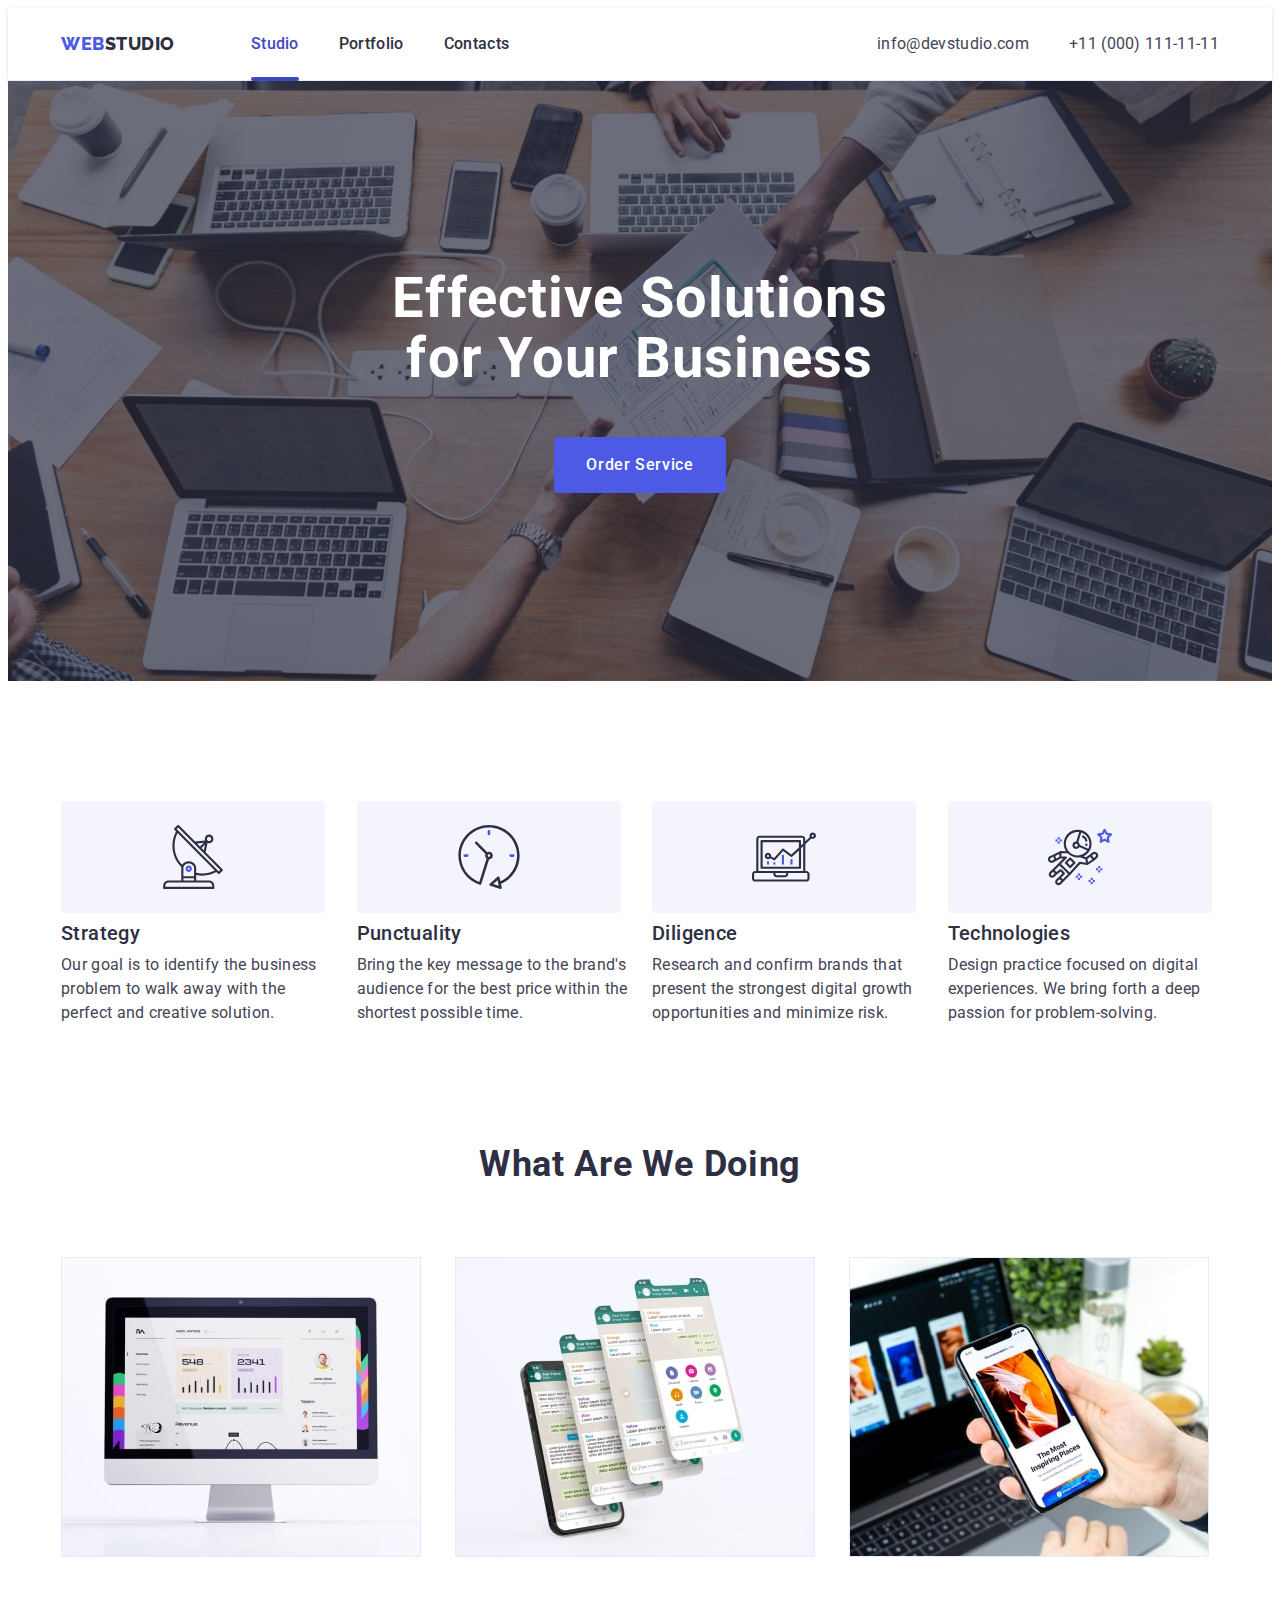
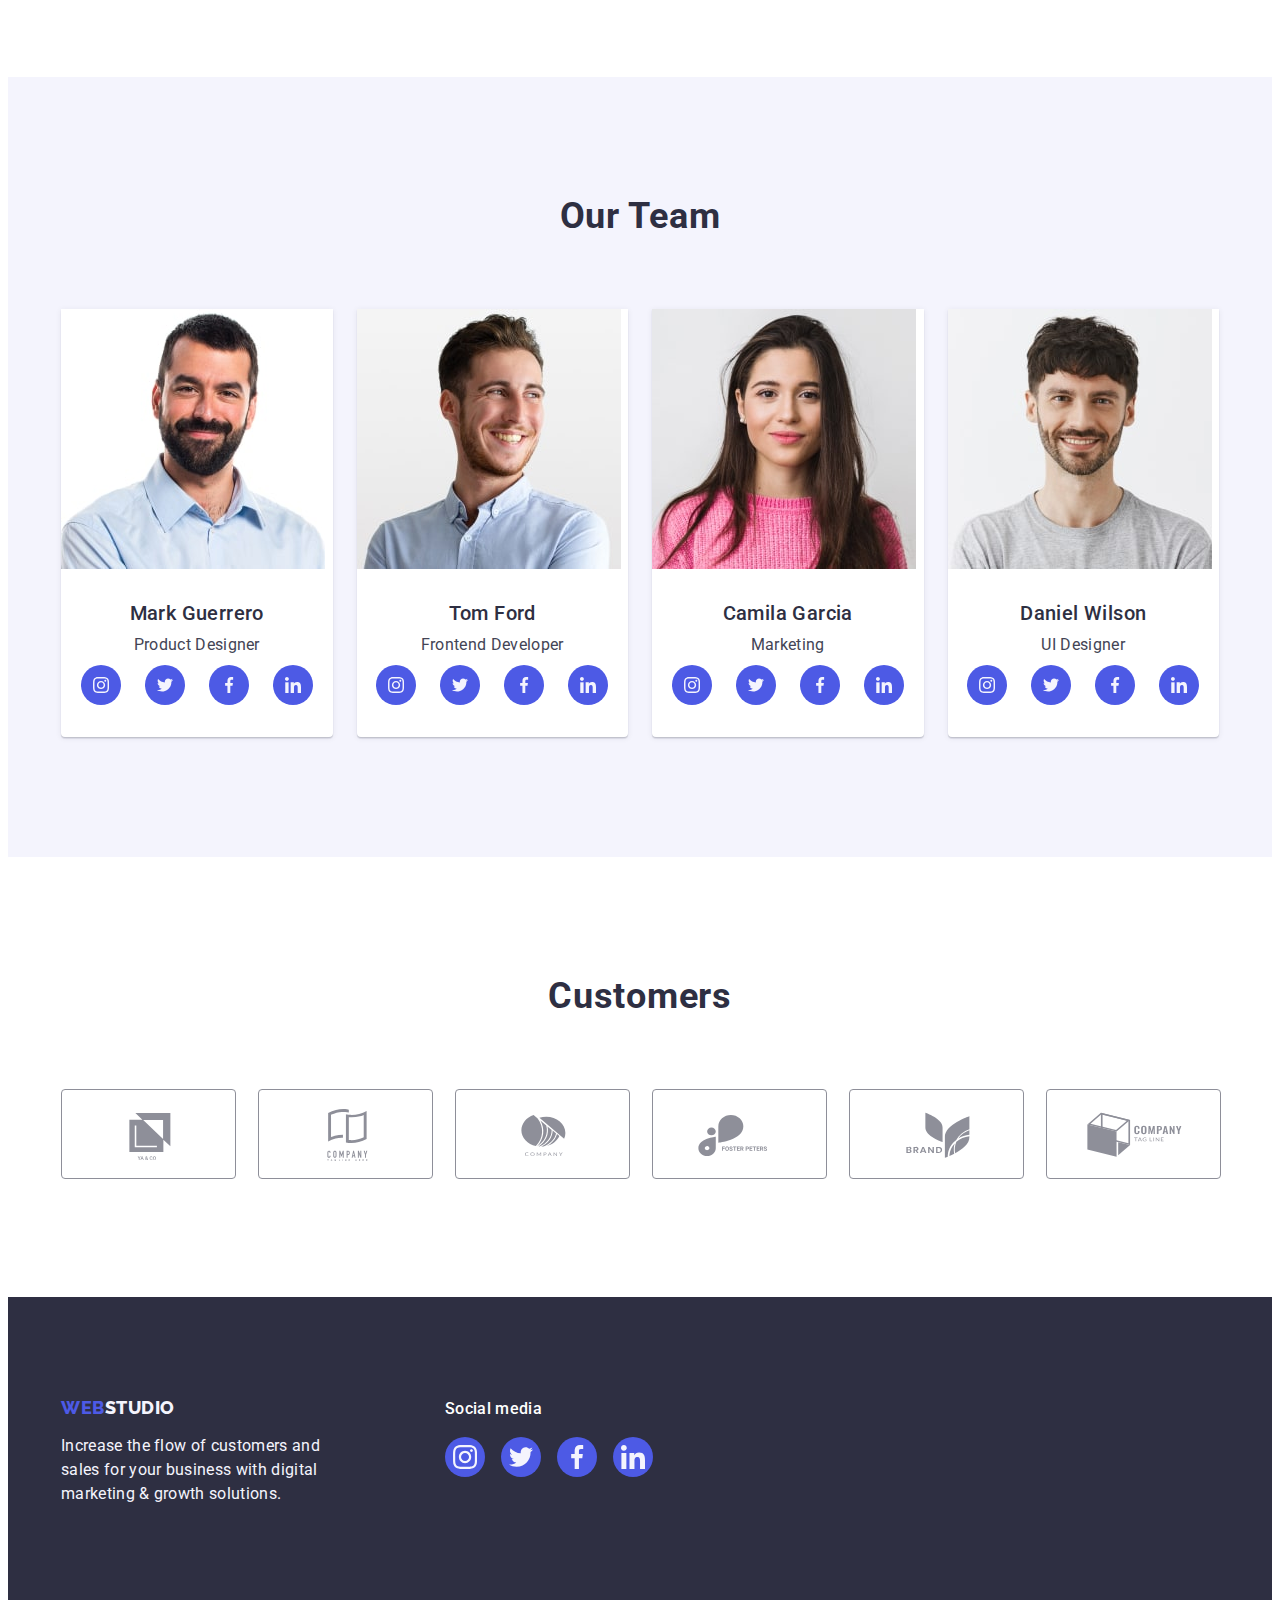
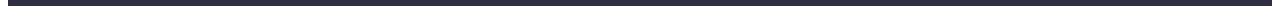
<file: index.html>
<!DOCTYPE html>
<html lang="en">
<head>
    <meta charset="UTF-8">
    <meta http-equiv="X-UA-Compatible" content="IE=edge">
    <meta name="viewport" content="width=device-width, initial-scale=1.0">
<link rel="preconnect" href="https://fonts.googleapis.com">
<link rel="preconnect" href="https://fonts.gstatic.com" crossorigin>
<link href="https://fonts.googleapis.com/css2?family=Raleway:wght@800&family=Roboto:wght@400;500;700&display=swap"
    rel="stylesheet">
    <title>WEB STUDIO</title>
    <link rel="stylesheet" href="https://cdnjs.cloudflare.com/ajax/libs/modern-normalize/2.0.0/modern-normalize.min.css"
        integrity="sha512-4xo8blKMVCiXpTaLzQSLSw3KFOVPWhm/TRtuPVc4WG6kUgjH6J03IBuG7JZPkcWMxJ5huwaBpOpnwYElP/m6wg=="
        crossorigin="anonymous" referrerpolicy="no-referrer">
    <link rel="stylesheet" href="./css/styles.css">
</head>
<body>
<header class="header">
    <div class="container header-cont">
    <nav class="header-navigation">
    <a href="./index.html" class="header-logo link">Web<span class="studio">Studio</span></a>
    <ul class="header-menu list">
        <li class="header-menu-item"><a href="./index.html" class="header-menu-link link current">Studio</a></li>
        <li class="header-menu-item"><a href="./portfolio.html" class="header-menu-link link ">Portfolio</a></li>
        <li class="header-menu-item"><a href="" class="header-menu-link link ">Contacts</a></li>
    </ul>
    </nav>
    <address class="address">
        <ul class="header-social list">
            <li class="header-social-iteam"><a class="header-social-link link" href="mailto:info@devstudio.com">info@devstudio.com</a></li>
            <li class="header-social-iteam"><a class="header-social-link link" href="tel:+110001111111">+11 (000) 111-11-11</a></li>
        </ul>
    </address>
    </div>
</header> 

<main>
    
    <section id="studio" class="hero">
        <div class="container hero-cont">
        <h1 class="hero-title">Effective Solutions
        for Your Business</h1>
        <button type="button" class="hero-btn" data-modal-open>Order Service</button>
        </div>
    </section>
   
    <section class="benefits">
        <div class="container">
        <h2 class="visually-hidden">Benefits</h2>
        <ul class="benefits-list list">
        <li class="benefits-item">
        <div class="benefits-item-block">
            <svg class="benefits-icon" width="64" height="64">
                <use href="./images/icons.svg#icon-antenna-1"></use>
            </svg>
            </div>    
            <h3 class="benefits-subtitle">Strategy</h3>
            <p class="benefits-text">Our goal is to identify the business
            problem to walk away with the perfect and creative solution.</p>
        </li>
        <li class="benefits-item">
            <div class="benefits-item-block">
                <svg class="benefits-icon" width="64" height="64">
                    <use href="./images/icons.svg#icon-clock-2"></use>
                </svg>
                </div>
            <h3 class="benefits-subtitle">Punctuality</h3>
            <p class="benefits-text">Bring the key message to the brand's audience for the best price within the shortest possible time.</p>
        </li>
        <li class="benefits-item">
            <div class="benefits-item-block">
                <svg class="benefits-icon" width="64" height="64">

                    <use href="./images/icons.svg#icon-diagram-3"></use>
                </svg>
                </div>
            <h3 class="benefits-subtitle">Diligence</h3>
            <p class="benefits-text">Research and confirm brands that present the strongest digital growth opportunities and minimize risk.</p>
        </li>
        <li class="benefits-item">
            <div class="benefits-item-block">
                <svg class="benefits-icon" width="64" height="64">
                    <use href="./images/icons.svg#icon-astronaut-4"></use>
                </svg>
               </div>
            <h3 class="benefits-subtitle">Technologies</h3>
            <p class="benefits-text">Design practice focused on digital experiences. We bring forth a deep passion for problem-solving.</p>
        </li>
    </ul>
    </div>
    </section>

    <section class="product">
        <div class="container">
        <h2 class="products-title section-title">What are we doing</h2>
        <ul class="list images">
            <li class="product-images-list"><img src="./images/image1.jpg" alt="computer" width="360" height="300"></li>
            <li class="product-images-list"><img src="./images/image2.jpg" alt="screen" width="360" height="300"></li>
            <li class="product-images-list"><img src="./images/image3.jpg" alt="phone" width="360" height="300"></li>
        </ul>
        </div>
    </section>
  
    <section class="team">
        <div class="container">
    <h2 class="team-title section-title">Our Team</h2>
    <ul class="team-list list">
    <li class="team-item">
        <img src="./images/portrait1.jpg" alt="Mark Guerrero photo" width="264" height="260">
            <div class="sub-text-names">
            <h3 class="team-subtitle">Mark Guerrero</h3>
            <p class="team-text">Product Designer</p>
            <ul class="gen-soc-team">
                <li class="icons-soc-gen">
                    <a class="icons-site-link" href="" aria-label="instagram" target="_blank" rel="noopener noreferrer">
                        <svg class="soc-icon-s" width="16" height="16">
                            <use href="./images/icons.svg#icon-instagram"></use>
                        </svg>
                    </a>
                </li>
                <li class="icons-soc-gen">
                    <a class="icons-site-link" href="" aria-label="twitter" target="_blank" rel="noopener noreferrer">
                        <svg class="soc-icon-s" width="16" height="16">
                            <use href="./images/icons.svg#icon-twitter"></use>
                        </svg></a>
                    
                </li>
                <li class="icons-soc-gen">
                    <a class="icons-site-link" href="" aria-label="facebook" target="_blank" rel="noopener noreferrer">
                        <svg class="soc-icon-s" width="16" height="16">
                            <use href="./images/icons.svg#icon-facebook"></use>
                        </svg></a>
                    
                </li>
                <li class="icons-soc-gen">
                    <a class="icons-site-link" href="" aria-label="linkedin" target="_blank" rel="noopener noreferrer">
                        <svg class="soc-icon-s" width="16" height="16">
                            <use href="./images/icons.svg#icon-linkedin"></use>
                        </svg></a>
                    
                </li>
            </ul>
            </div>
    </li>
    <li class="team-item">
        <img src="./images/portrait2.jpg" alt="Mark Guerrero photo" width="264" height="260">
            <div class="sub-text-names">
            <h3 class="team-subtitle">Tom Ford</h3>
            <p class="team-text">Frontend Developer</p>
            <ul class="gen-soc-team">
                <li class="icons-soc-gen">
                    <a class="icons-site-link" href="" aria-label="instagram" target="_blank" rel="noopener noreferrer">
                        <svg class="soc-icon-s" width="16" height="16">
                            <use href="./images/icons.svg#icon-instagram"></use>
                        </svg>
                    </a>
                </li>
                <li class="icons-soc-gen">
                    <a class="icons-site-link" href="" aria-label="twitter" target="_blank" rel="noopener noreferrer">
                        <svg class="soc-icon-s" width="16" height="16">
                            <use href="./images/icons.svg#icon-twitter"></use>
                        </svg></a>
            
                </li>
                <li class="icons-soc-gen">
                    <a class="icons-site-link" href="" aria-label="facebook" target="_blank" rel="noopener noreferrer">
                        <svg class="soc-icon-s" width="16" height="16">
                            <use href="./images/icons.svg#icon-facebook"></use>
                        </svg></a>
            
                </li>
                <li class="icons-soc-gen">
                    <a class="icons-site-link" href="" aria-label="linkedin" target="_blank" rel="noopener noreferrer">
                        <svg class="soc-icon-s" width="16" height="16">
                            <use href="./images/icons.svg#icon-linkedin"></use>
                        </svg></a>
            
                </li>
            </ul>
            </div>
    </li>
    <li class="team-item">
        <img src="./images/portrait3.jpg" alt="Camila Garcia photo" width="264" height="260">
            <div class="sub-text-names">
            <h3 class="team-subtitle">Camila Garcia</h3>
            <p class="team-text">Marketing</p>
            <ul class="gen-soc-team">
                <li class="icons-soc-gen">
                    <a class="icons-site-link" href="" aria-label="instagram" target="_blank" rel="noopener noreferrer">
                        <svg class="soc-icon-s" width="16" height="16">
                            <use href="./images/icons.svg#icon-instagram"></use>
                        </svg>
                    </a>
                </li>
                <li class="icons-soc-gen">
                    <a class="icons-site-link" href="" aria-label="twitter" target="_blank" rel="noopener noreferrer">
                        <svg class="soc-icon-s" width="16" height="16">
                            <use href="./images/icons.svg#icon-twitter"></use>
                        </svg></a>
            
                </li>
                <li class="icons-soc-gen">
                    <a class="icons-site-link" href="" aria-label="facebook" target="_blank" rel="noopener noreferrer">
                        <svg class="soc-icon-s" width="16" height="16">
                            <use href="./images/icons.svg#icon-facebook"></use>
                        </svg></a>
            
                </li>
                <li class="icons-soc-gen">
                    <a class="icons-site-link" href="" aria-label="linkedin" target="_blank" rel="noopener noreferrer">
                        <svg class="soc-icon-s" width="16" height="16">
                            <use href="./images/icons.svg#icon-linkedin"></use>
                        </svg></a>
            
                </li>
            </ul>
            </div>
    </li>
    <li class="team-item">
        <img src="./images/portrait4.jpg" alt="Daniel Wilson photo" width="264" height="260">
            <div class="sub-text-names">
            <h3 class="team-subtitle">Daniel Wilson</h3>
            <p class="team-text">UI Designer</p>
            <ul class="gen-soc-team">
                <li class="icons-soc-gen">
                    <a class="icons-site-link" href="" aria-label="instagram" target="_blank" rel="noopener noreferrer">
                        <svg class="soc-icon-s" width="16" height="16">
                            <use href="./images/icons.svg#icon-instagram"></use>
                        </svg>
                    </a>
                </li>
                <li class="icons-soc-gen">
                    <a class="icons-site-link" href="" aria-label="twitter" target="_blank" rel="noopener noreferrer">
                        <svg class="soc-icon-s" width="16" height="16">
                            <use href="./images/icons.svg#icon-twitter"></use>
                        </svg></a>
            
                </li>
                <li class="icons-soc-gen">
                    <a class="icons-site-link" href="" aria-label="facebook" target="_blank" rel="noopener noreferrer">
                        <svg class="soc-icon-s" width="16" height="16">
                            <use href="./images/icons.svg#icon-facebook"></use>
                        </svg></a>
            
                </li>
                <li class="icons-soc-gen">
                    <a class="icons-site-link" href="" aria-label="linkedin" target="_blank" rel="noopener noreferrer">
                        <svg class="soc-icon-s" width="16" height="16">
                            <use href="./images/icons.svg#icon-linkedin"></use>
                        </svg></a>
            
                </li>
            </ul>
            </div>
    </li>
    </ul>
    </div>
    </section>

    <section class="customers">
        <div class="container">
    <h2 class="customers-title section-title">Customers</h2>
    <ul class="customer-list list">
        <li class="customer-item">
            <a class="customer-company-link" href="" aria-label="client1" target="_blank" rel="noopener noreferrer">
                <svg class="customer-company-image" width="104" height="56">
                    <use href="./images/icons.svg#icon-Logo1"></use>
                </svg>
            </a>
        </li>
        <li class="customer-item">
            <a class="customer-company-link" href="" aria-label="client2" target="_blank" rel="noopener noreferrer">
                <svg class="customer-company-image" width="104" height="56">
                    <use href="./images/icons.svg#icon-Logo2"></use>
                </svg>
            </a>
        </li>
        <li class="customer-item">
        <a class="customer-company-link" href="" aria-label="client3" target="_blank" rel="noopener noreferrer">
            <svg class="customer-company-image" width="104" height="56">
                <use href="./images/icons.svg#icon-Logo3"></use>
            </svg>
        </a>
        </li>
        <li class="customer-item">
            <a class="customer-company-link" href="" aria-label="client4" target="_blank" rel="noopener noreferrer">
                <svg class="customer-company-image" width="104" height="56">
                    <use href="./images/icons.svg#icon-Logo4"></use>
                </svg>
            </a>
        </li>
        <li class="customer-item">
            <a class="customer-company-link" href="" aria-label="client5" target="_blank" rel="noopener noreferrer">
                <svg class="customer-company-image" width="104" height="56">
                    <use href="./images/icons.svg#icon-Logo5"></use>
                </svg>
            </a>
        </li>
        <li class="customer-item">
            <a class="customer-company-link" href="" aria-label="client6" target="_blank" rel="noopener noreferrer">
                <svg class="customer-company-image" width="104" height="56">
                    <use href="./images/icons.svg#icon-Logo6"></use>
                </svg>
            </a>
        </li>
    </ul>
    </div>

    </section>
</main>

<footer id="footer" class="footer">
<div class=" footer-cont container">
    <div class="footer-top">
    <a href="./index.html" class="footer-logo link">Web<span class="studio-footer">Studio</span></a>
    <P class="footer-text">Increase the flow of customers and sales for your business with
     digital marketing & growth solutions.
    </P>
    </div>
    <div class="contact-icon">
    <p class="soc-media-text">Social media</p>
    <ul class="gen-soc-f">
        <li class="icons-soc-gen-f">
            <a class="icons-site-link-f" href="" aria-label="instagram" target="_blank" rel="noopener noreferrer">
                <svg class="soc-icon-s-f" width="24" height="24">
                <use href="./images/icons.svg#icon-instagram"></use>
            </svg></a>
        </li>
        <li class="icons-soc-gen-f">
            <a class="icons-site-link-f" href="" aria-label="twitter" target="_blank" rel="noopener noreferrer">
                <svg class="soc-icon-s-f" width="24" height="24">
                    <use href="./images/icons.svg#icon-twitter"></use>
                </svg></a>
            
        </li>
        <li class="icons-soc-gen-f">
            <a class="icons-site-link-f" href="" aria-label="facebook" target="_blank" rel="noopener noreferrer">
                <svg class="soc-icon-s-f" width="24" height="24">
                    <use href="./images/icons.svg#icon-facebook"></use>
                </svg></a>
            
        </li>
        <li class="icons-soc-gen-f">
            <a class="icons-site-link-f" href="" aria-label="linkedin" target="_blank" rel="noopener noreferrer">
                <svg class="soc-icon-s-f" width="24" height="24">
                    <use href="./images/icons.svg#icon-linkedin"></use>
                </svg></a>
            
        </li>
    </ul>
    </div>
</div>

</footer>
<div class="backdrop is-hidden"  data-modal>
<div class="modal">
<button type="button" class="modal-btn" data-modal-close>
    <svg class="btn-close" width="8" height="8"> 
        <use href="./images/icons.svg#icon-Vector-2"></use>
    </svg>
</button>
</div>
</div>
<script src="./js/modal.js"></script>
</body>
</html>
</file>
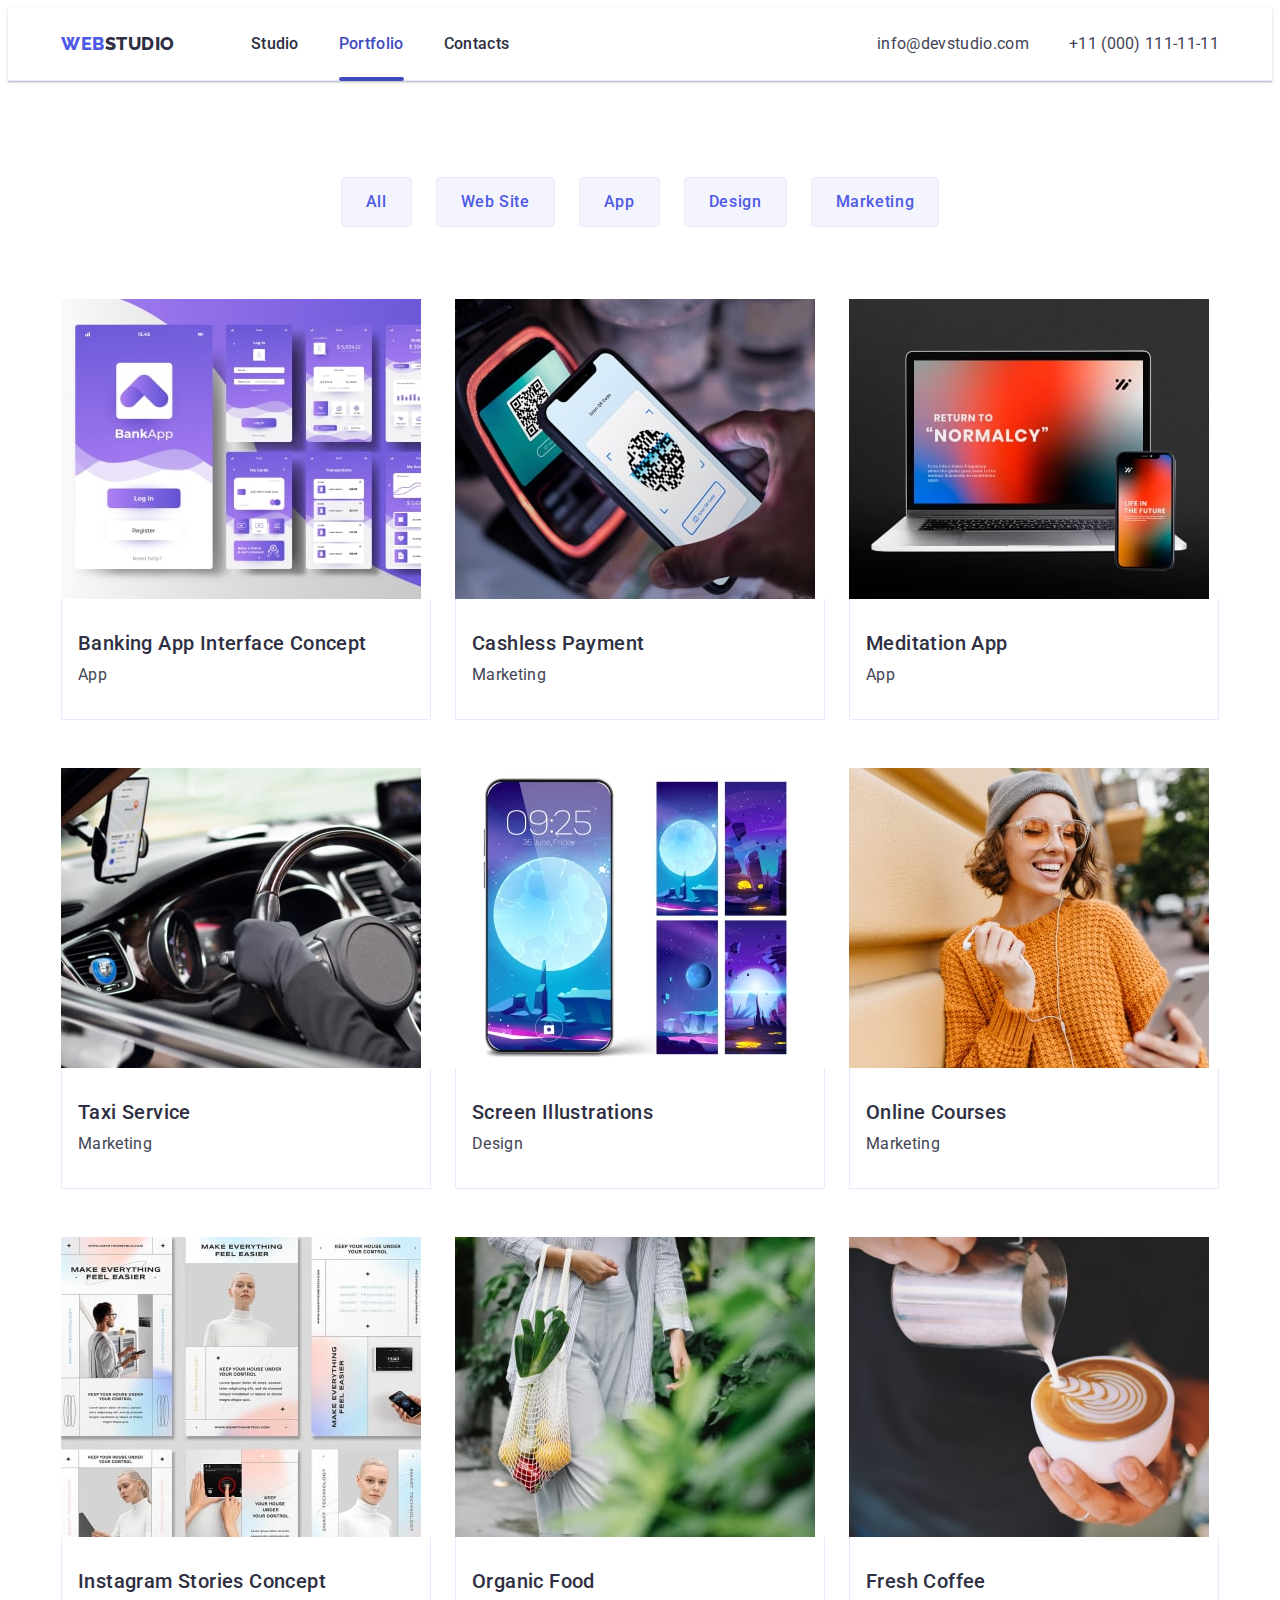
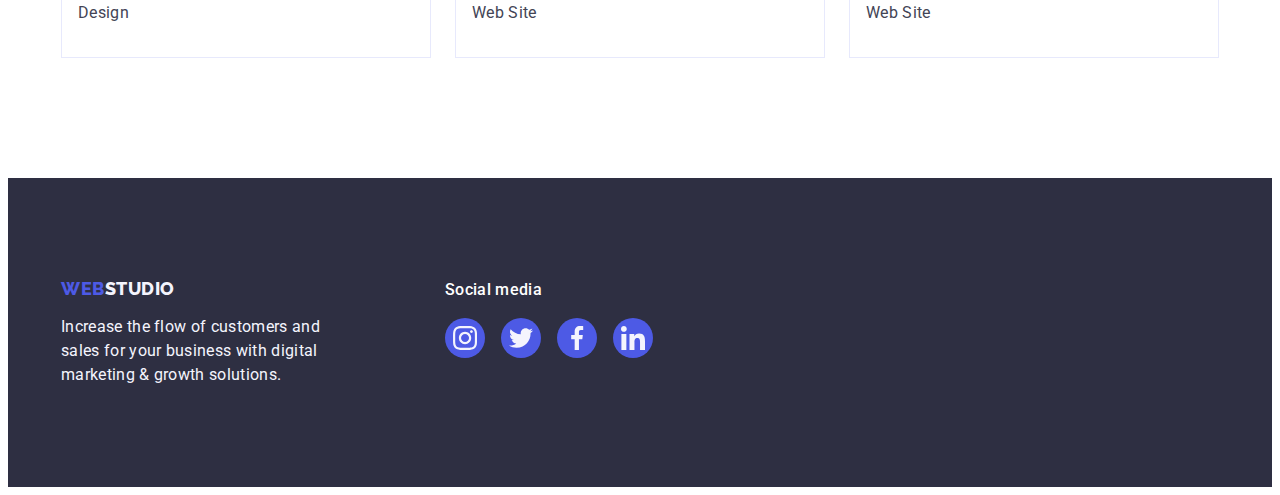
<file: portfolio.html>
<!DOCTYPE html>
<html lang="en">

<head>
    <meta charset="UTF-8">
    <meta http-equiv="X-UA-Compatible" content="IE=edge">
    <meta name="viewport" content="width=device-width, initial-scale=1.0">
    <link rel="preconnect" href="https://fonts.googleapis.com">
    <link rel="preconnect" href="https://fonts.gstatic.com" crossorigin>
    <link href="https://fonts.googleapis.com/css2?family=Raleway:wght@800&family=Roboto:wght@400;500;700&display=swap"
        rel="stylesheet">
    <title>WEB STUDIO</title>
    <link rel="stylesheet" href="https://cdnjs.cloudflare.com/ajax/libs/modern-normalize/2.0.0/modern-normalize.min.css"
        integrity="sha512-4xo8blKMVCiXpTaLzQSLSw3KFOVPWhm/TRtuPVc4WG6kUgjH6J03IBuG7JZPkcWMxJ5huwaBpOpnwYElP/m6wg=="
        crossorigin="anonymous" referrerpolicy="no-referrer">
    <link rel="stylesheet" href="./css/styles.css">
</head>

<body>
    <header class="header">
        <div class="container header-cont">
            <nav class="header-navigation">
                <a href="./index.html" class="header-logo link">Web<span class="studio">Studio</span></a>
                <ul class="header-menu list">
                    <li class="header-menu-item"><a href="./index.html" class="header-menu-link link">Studio</a></li>
                    <li class="header-menu-item"><a href="./portfolio.html" class="header-menu-link link current">Portfolio</a></li>
                    <li class="header-menu-item"><a href="" class="header-menu-link link">Contacts</a></li>
                </ul>
            </nav>
            <address class="address">
                <ul class="header-social list">
                    <li class="header-social-iteam"><a class="header-social-link link"
                            href="mailto:info@devstudio.com">info@devstudio.com</a></li>
                    <li class="header-social-iteam"><a class="header-social-link link" href="tel:+110001111111">+11 (000)
                            111-11-11</a></li>
                </ul>
            </address>
        </div>
    </header>
    <main>
        <section class="portfolio">
        <div class="container">
        <h1 class="visually-hidden">All</h1>
        <ul class="portfolio-btn-list list">
            <li class="portfolio-btn-item">
                <button type="button" class="portf-btn link">All</button>
            </li>
            <li class="portfolio-btn-item">
                <button type="button" class="portf-btn link">Web Site</button>
            </li>
            <li class="portfolio-btn-item">
                <button type="button" class="portf-btn link">App</button>
            </li>
            <li class="portfolio-btn-item">
                <button type="button" class="portf-btn link">Design</button>
            </li>
            <li class="portfolio-btn-item">
                <button type="button" class="portf-btn link">Marketing</button>
            </li>
        </ul>



        <ul class="portfolio-img-list list">
        <li class="portfolio-img-item">
            <a class="portfolio-link link" href="" >
                <div class="overlay">
                <img src="./images/img4min.jpg" alt="bank-app" width="360" height="300">
                
                <p class="block-text">14 Stylish and User-Friendly App Design Concepts · Task Manager App · Calorie Tracker App · Exotic Fruit Ecommerce App ·
                Cloud Storage App</p>
                
                </div>
                <div class="portf-cont-names">
                
                    <h2 class="portfolio-subtitle">Banking App Interface Concept</h2>
                    <p class="portfolio-text">App</p>
                </div>
                
               
            </a>
            
        </li>
        <li class="portfolio-img-item">
            <a class="portfolio-link link" href="">
                <div class="overlay">
                <img src="./images/img5min.jpg" alt="payment" width="360" height="300">
                <p class="block-text">14 Stylish and User-Friendly App Design Concepts · Task Manager App · Calorie Tracker App · Exotic Fruit Ecommerce App ·
                Cloud Storage App</p>
                </div>
                <div class="portf-cont-names">
                <h2 class="portfolio-subtitle">Cashless Payment</h2>
                <p class="portfolio-text">Marketing</p>
                </div>

            </a>
        </li>
        <li class="portfolio-img-item ">
            <a href="" class="portfolio-link link">
                <div class="overlay">
                <img src="./images/img6min.jpg" alt="monitor-app" width="360" height="300">
                <p class="block-text">14 Stylish and User-Friendly App Design Concepts · Task Manager App · Calorie Tracker App · Exotic Fruit Ecommerce App ·
                Cloud Storage App</p>
                </div>
                <div class="portf-cont-names">
                <h2 class="portfolio-subtitle">Meditation App</h2>
                <p class="portfolio-text">App</p>
                </div>

            </a>
        </li>
        <li class="portfolio-img-item">
            <a href="" class=" portfolio-link link">
                <div class="overlay">
                <img src="./images/img7min.jpg" alt="taxi" width="360" height="300">
                <p class="block-text">14 Stylish and User-Friendly App Design Concepts · Task Manager App · Calorie Tracker App · Exotic Fruit Ecommerce App ·
                Cloud Storage App</p>
                </div>
                <div class="portf-cont-names">
                <h2 class="portfolio-subtitle">Taxi Service</h2>
                <p class="portfolio-text">Marketing</p>
                </div>
            </a>
        </li>
        <li class="portfolio-img-item">
            <a href="" class=" portfolio-link link">
                <div class="overlay">
                <img src="./images/img8min.jpg" alt="screen" width="360" height="300">
                <p class="block-text">14 Stylish and User-Friendly App Design Concepts · Task Manager App · Calorie Tracker App · Exotic Fruit Ecommerce App ·
                Cloud Storage App</p>
                </div>
                <div class="portf-cont-names">
                <h2 class="portfolio-subtitle">Screen Illustrations</h2>
                <p class="portfolio-text">Design</p>
                </div>
            </a>
        </li>
        <li class="portfolio-img-item">
            <a href="" class=" portfolio-link link">
                <div class="overlay">
                <img src="./images/img9min.jpg" alt="girl-course" width="360" height="300">
                <p class="block-text">14 Stylish and User-Friendly App Design Concepts · Task Manager App · Calorie Tracker App · Exotic Fruit Ecommerce App ·
                Cloud Storage App</p>
                </div>
                <div class="portf-cont-names">
                <h2 class="portfolio-subtitle">Online Courses</h2>
                <p class="portfolio-text">Marketing</p>
                </div>
            </a>
        </li>
        <li class="portfolio-img-item">
            <a href="" class=" portfolio-link link">
                <div class="overlay">
                <img src="./images/img10min.jpg" alt="stories" width="360" height="300">
                <p class="block-text">14 Stylish and User-Friendly App Design Concepts · Task Manager App · Calorie Tracker App · Exotic Fruit Ecommerce App ·
                Cloud Storage App</p>
                </div>
                <div class="portf-cont-names">
                <h2 class="portfolio-subtitle">Instagram Stories Concept</h2>
                <p class="portfolio-text">Design</p>
                </div>
            </a>
        </li>
        <li class="portfolio-img-item">
            <a href="" class=" portfolio-link link">
                <div class="overlay">
                <img src="./images/img11min.jpg" alt="food" width="360" height="300">
                <p class="block-text">14 Stylish and User-Friendly App Design Concepts · Task Manager App · Calorie Tracker App · Exotic Fruit Ecommerce App ·
                Cloud Storage App</p>
                </div>
                <div class="portf-cont-names">
                <h2 class="portfolio-subtitle">Organic Food</h2>
                <p class="portfolio-text">Web Site</p>
                </div>

            </a>
        </li>
        <li class="portfolio-img-item">
            <a href="" class=" portfolio-link link">
                <div class="overlay">
                <img src="./images/img12min.jpg" alt="coffie" width="360" height="300">
                <p class="block-text">14 Stylish and User-Friendly App Design Concepts · Task Manager App · Calorie Tracker App · Exotic Fruit Ecommerce App ·
                Cloud Storage App</p>
                </div>
                <div class="portf-cont-names">
                <h2 class="portfolio-subtitle">Fresh Coffee</h2>
                <p class="portfolio-text">Web Site</p>
                </div>

            </a>
        </li>
        </ul>
        </div>
        </section>
    


    </main>

    <footer id="footer" class="footer">
        <div class=" footer-cont container">
            
                <div class="footer-top">
                    <a href="./index.html" class="footer-logo link">Web<span class="studio-footer">Studio</span></a>
                    <P class="footer-text">Increase the flow of customers and sales for your business with
                        digital marketing & growth solutions.
                    </P>
                </div>
                <div class="contact-icon">
                    <p class="soc-media-text">Social media</p>
                    <ul class="gen-soc-f">
                        <li class="icons-soc-gen-f">
                            <a class="icons-site-link-f" href="" aria-label="instagram" target="_blank"
                                rel="noopener noreferrer">
                                <svg class="soc-icon-s-f" width="24" height="24">
                                    <use href="./images/icons.svg#icon-instagram"></use>
                                </svg></a>
                        </li>
                        <li class="icons-soc-gen-f">
                            <a class="icons-site-link-f" href="" aria-label="twitter" target="_blank"
                                rel="noopener noreferrer">
                                <svg class="soc-icon-s-f" width="24" height="24">
                                    <use href="./images/icons.svg#icon-twitter"></use>
                                </svg></a>
                            
                        </li>
                        <li class="icons-soc-gen-f">
                            <a class="icons-site-link-f" href="" aria-label="facebook" target="_blank"
                                rel="noopener noreferrer">
                                <svg class="soc-icon-s-f" width="24" height="24">
                                    <use href="./images/icons.svg#icon-facebook"></use>
                                </svg></a>
                            
                        </li>
                        <li class="icons-soc-gen-f">
                            <a class="icons-site-link-f" href="" aria-label="linkedin" target="_blank"
                                rel="noopener noreferrer">
                                <svg class="soc-icon-s-f" width="24" height="24">
                                    <use href="./images/icons.svg#icon-linkedin"></use>
                                </svg></a>
                            
                        </li>
                    </ul>
                </div>
            
        </div>
    </footer>
</body>

</html>
</file>
<file: css/styles.css>
:root {
--title-color: #2E2F42;
--main-text-color: #FFFFFF;
--second-text-color: #434455;
--links:#4D5AE5;
--hover-link:#404BBF;
--light-white:#F4F4FD;
--transition: 250ms cubic-bezier(0.4, 0, 0.2, 1);


}


body {
    font-family: 'Roboto', sans-serif;
    color: var(--second-text-color);
    background-color: var(--main-text-color);
}

p, h1,h2,h3,h4,h5,h6 {
    margin-top: 0;
    margin-bottom: 0;
}
    



    
/*-------HEADER*-----*/

.header {
    
    border-bottom: 1px solid #e7e9fc ;
    box-shadow: 0px 2px 1px rgba(46, 47, 66, 0.08), 0px 1px 1px rgba(46, 47, 66, 0.16), 0px 1px 6px rgba(46, 47, 66, 0.08);
}

.header-logo {
    font-family: 'Raleway', sans-serif;
    font-style: normal;
    font-weight: 800;
    font-size: 18px;
    line-height: 1.17;
    letter-spacing: 0.03em;
    text-transform: uppercase;
    color: var(--links);
    margin-right: 76px;
    transition: color 250ms cubic-bezier(0.4, 0, 0.2, 1);
    
}



   .studio {
    font-family: 'Raleway', sans-serif;
    font-style: normal;
    font-weight: 800;
    font-size: 18px;
    line-height: 1.17;
    letter-spacing: 0.03em;
    color: var(--title-color);
    
   }
   
    .link {
        text-decoration: none;
    }
    
    
.list {
    list-style: none;
}
    a {
        text-decoration: none;
    }
    ul{
        list-style-type: none;
        margin-top: 0;
        margin-bottom: 0;
        padding-left: 0;
    }

    img {
        display: block;
    }


    .container {
        width: 100%;
        max-width: 1158px;
        margin-left: auto;
        margin-right: auto;
        padding: 0 15px 0 15px;

        /*outline: 2px solid red;*/
    }

    .header-menu {
        display: flex;
        gap: 40px;
        
        
        
        
    }
    .header-menu-item {
    
        transition: color 250ms cubic-bezier(0.4, 0, 0.2, 1);
    }
    .header-menu-link {
        font-weight: 500;
        font-size: 16px;
        line-height: 1.5;
        color: var(--title-color);
        letter-spacing: 0.02em;
        display: block;
        padding-top: 24px;
        padding-bottom: 24px;
        transition: color 250ms cubic-bezier(0.4, 0, 0.2, 1);

    }
        
    .current{
        position: relative;
        color: #404bbf;
        
    }

    .current::after {
        content:"" ;
        width: 100%;
        height: 4px;
        left: 0;
        bottom: 0;
        background-color: #404BBF;
        position: absolute;
        border-radius: 2px;
        bottom: -1px;
    }
    .header-menu-link:hover, .header-menu-link:focus {
      color: var(--hover-link);
      
      
    }
    .header-navigation {
        display: flex;
        align-items: center;
        flex-grow: 1;
       
        
        
    }
    .header-cont {
        display: flex;
        align-items: center;
        
        
        
    }
    .address {
        font-style: normal;
    }
    .header-social {
        list-style: none;
        display: flex;
        gap: 40px;
        transition: color 250ms cubic-bezier(0.4, 0, 0.2, 1);
       
    }
    .header-social-link {
        font-weight: 400;
        font-size: 16px;
        line-height: 1.5;
        letter-spacing: 0.02em;
        color: var(--second-text-color);
        transition: color 250ms cubic-bezier(0.4, 0, 0.2, 1);
    }

    .header-social-item {
        transition: color 250ms cubic-bezier(0.4, 0, 0.2, 1);
    }

    .header-social-link:hover, .header-social-link:focus {
        color: var(--hover-link);
    }

   

    
/*------HERO----*/
    .hero {
        background: var(--title-color);
        padding-top: 188px;
        padding-bottom: 188px;
        background-image: linear-gradient(rgba(46, 47, 66, 0.7),
                rgba(46, 47, 66, 0.7)), url(../images/people-office-1-min.jpg);
        background-repeat: no-repeat;
        background-position: center;
        background-size: cover;
        max-width: 1440px;
            
    }
    .hero-cont {
       
        
    }
    .hero-title {
        font-weight: 700;
        font-size: 56px;
        line-height: 1.07;
        letter-spacing: 0.02em;
        color: var(--main-text-color);
        width: 496px;
        text-align: center;
        justify-content: center;
        max-width: 496px;
        margin-bottom: 48px;
        margin-left: auto;
        margin-right: auto;
       

    }
    
    .hero-btn {
        font-family: "Roboto", sans-serif;
        font-weight: 500;
        font-size: 16px;
        line-height: 1.5;
        letter-spacing: 0.04em;
        color: var(--main-text-color);
        cursor: pointer;
        background: var(--links);
        border: none;
        padding: 16px 32px;
        border-radius: 4px;
        margin-left: auto;
        margin-right: auto;
        display: flex;
        justify-content: center;
        display: block;
        min-width: 169px;
        transition: background-color 250ms cubic-bezier(0.4, 0, 0.2, 1);;

    }
    .visually-hidden {
    position: absolute;
    width: 1px;
    height: 1px;
    margin: -1px;
    border: 0;
    padding: 0;
    white-space: nowrap;
    clip-path: inset(100%);
    clip: rect(0 0 0 0);
    overflow: hidden;

    }
    .hero-btn:hover, .hero-btn:focus {
    background: var(--hover-link);
    
    }

    /*---BENETITS----*/
    .benefits {
        padding-top: 120px;
        padding-bottom: 120px;
        
    }
    
    .benefits-list {
        display: flex;
        gap: 24px;
        padding-left: 0;
        
    }
    .benefits-icon {
      
    }
    .benefits-item {
        width: calc((100% - 72px) / 4);

    }
    .benefits-item-block {
        width: 264px;
        height: 112px;
        background: var(--light-white);
        border-radius: 4px;
        display: flex;
        align-items: center;
        justify-content: center;
        margin-bottom: 8px;

    }
    .benefits-subtitle {
        font-weight: 500;
        font-size: 20px;
        line-height: 1.2;
        letter-spacing: 0.02em;
        color: var(--title-color);
        margin-bottom: 8px;
        }
    
        .benefits-text {
        font-weight: 400;
        font-size: 16px;
        line-height: 1.5;
        letter-spacing: 0.02em;
        color: var(--second-text-color);
        }

        .section-title {
            font-weight: 700;
            font-size: 36px;
            line-height: 1.11;
            text-align: center;
            letter-spacing: 0.02em;
            text-transform: capitalize;
            color: var(--title-color);
        }
        

        /*-----product----*/

        .product {
            padding-bottom: 120px;
        }
        .products-title {
        margin-bottom: 72px;
        }
        .product-images-list {    
        width: calc((100% - 48px) / 3);
        }
        .images {
            display: flex;
            gap: 24px;
           
        }

    /*-----TEAM----*/

            .team {
                background: var(--light-white);
                padding-top: 120px;
                padding-bottom: 120px;
            }
        
            .team-title {
              margin-bottom: 72px;  
            }

            .team-subtitle {
                font-weight: 500;
                font-size: 20px;
                line-height: 1.2;
                letter-spacing: 0.02em;
                color: var(--title-color);
                text-align: center;
                margin-bottom: 8px;
                
            }

            .team-text {
                font-weight: 400;
                font-size: 16px;
                line-height: 1.5;
                letter-spacing: 0.02em;
                color: var(--second-text-color);
                text-align: center;
                margin-bottom: 8px;
            }
        
            .team-list {
                display: flex;
                gap: 24px;
                padding-left: 0;
                
            }
            .sub-text-names {
                padding: 32px 0;
                
            }
            .team-item {
                background: var(--main-text-color);
                width: calc((100% - 72px) / 4);
                border-radius: 0px 0px 4px 4px;
                display: block;
                box-shadow: 0px 1px 6px rgba(46, 47, 66, 0.08),
                    0px 1px 1px rgba(46, 47, 66, 0.16),
                    0px 2px 1px rgba(46, 47, 66, 0.08);;
                
            }
            .icons-site-link {
                border-radius: 50%;
                background: #4D5AE5;
                display: flex;
                justify-content: center;
                align-items: center;
                width: 40px;
                height: 40px;
                transition: background-color 250ms cubic-bezier(0.4, 0, 0.2, 1);
                       
            }
            .icons-site-link:hover {
                background-color: #404bbf;
            }
            .icons-site-link:focus {
                background-color: #404bbf;
             }
            .soc-icon-s {
               
            }
            
            .icons-soc-gen {
              transition: background-color 250ms cubic-bezier(0.4, 0, 0.2, 1);
            }

/*----customers----*/

.customers {
    padding-top: 120px;
    padding-bottom: 120px;
}
.customers-title {
    margin-bottom: 72px;
    
}
.customer-list {
    display: flex;
    gap: 24px;
    justify-content: center;
    align-items: center;
    
  
}
.customer-item {
    
    border-radius: 4px;
    height: 88px;
   
    
    width: calc((100% - 120px) / 6);
}

.customer-company-image {

fill: currentColor;
}

.soc-icon-s {
    fill: #F4F4FD;
}

.customer-company-link {
    width: 100%;
    height: 100%;
    border: 1px solid #8E8F99;
    border-radius: 4px;
    display: flex;
    align-items: center;
    justify-content: center;
    color: #8e8f99;
    transition: border-color 250ms cubic-bezier(0.4, 0, 0.2, 1),
    color 250ms cubic-bezier(0.4, 0, 0.2, 1);
    
}
.customer-company-link:hover {
    border-color: #404bbf;
    color: #404bbf;
}

.customer-company-link:focus {
    border-color: #404bbf;
    color: #404bbf;
}





/*----FOOTER---*/
.footer {
    background-color: var(--title-color) ;
    padding-top: 100px;
    padding-bottom: 100px;
    
}


.footer-logo {
    font-family: 'Raleway', sans-serif;
    font-weight: 800;
    font-size: 18px;
    line-height: 1.17;
    letter-spacing: 0.03em;
    color: var(--links);
    text-transform: uppercase;
    display: inline-block;
    margin-bottom: 16px;
   
}
   
.studio-footer {
    font-family: 'Raleway', sans-serif;
    font-style: normal;
    font-weight: 800;
    font-size: 18px;
    line-height: 1.17;
    letter-spacing: 0.03em;
    color: var(--light-white);
    text-transform: uppercase;
}


   
.footer-text {
    font-weight: 400;
    font-size: 16px;
    letter-spacing: 0.02em;
    color: var(--light-white);
    width: 264px;
    max-width: 264px;
    line-height: 1.5; 
}

.footer-cont {
    display: flex;
    align-items: baseline;
    }

.gen-soc {
    display: flex;
    gap: 16px;
    
}
.gen-soc-team {
display: flex;
gap: 24px; 
justify-content: center;
}
.icons-site-link-f {
    border-radius: 50%;
    background: #4D5AE5;
    display: flex;
    justify-content: center;
    align-items: center;
    width: 40px;
    height: 40px;
    transition: background-color 250ms cubic-bezier(0.4, 0, 0.2, 1);
}
        .soc-icon-s-f {
            width: 24px;
            height: 24px;
            fill: #F4F4FD;
                
        }
.gen-soc-f {
    display: flex;
    gap: 16px;

}
.soc-media-text {
    font-weight: 500;
    font-size: 16px;
    line-height: 1.5;
    letter-spacing: 0.02em;
    color: var(--main-text-color);
    margin-bottom: 16px;
    
}
   
.contact-icon {

}

.icons-site-link-f:hover {
    background-color: #31d0aa;
}


.icons-site-link-f:focus {
    background-color: #31d0aa;
}
 .footer-top {
    margin-right: 120px;

 }

/*-------portfilio-----*/

.portfolio {
    padding-top: 96px;
    padding-bottom: 120px;
}

.portfolio-btn-list {
    display: flex;
    gap: 24px;
    text-align: center;
    justify-content: center;
    margin-bottom: 72px;
    
}

.portfolio-btn-item {
    
    display: flex;
    justify-content: center;
    align-items: center;
    

}

.portf-btn {
    border: none;
    margin-left: auto;
    margin-right: auto;
    padding: 12px 24px ;
    border-radius: 4px;
    border: 1px solid #e7e9fc;
    transition: color 250ms cubic-bezier(0.4, 0, 0.2, 1),
    background-color 250ms cubic-bezier(0.4, 0, 0.2, 1),
    border-color 250ms cubic-bezier(0.4, 0, 0.2, 1),
    box-shadow 250ms cubic-bezier(0.4, 0, 0.2, 1);
    
}

.portfolio-img-list {
    display: flex;
    flex-wrap: wrap;
    flex-direction: row;
    gap: 24px;
    row-gap: 48px;
    
    
}




.block-text {
    font-weight: 400;
    font-size: 16px;
    line-height: 1.5;
    letter-spacing: 0.02em;
    color: #F4F4FD;
    padding: 40px 32px;
    background-color: #4d5ae5;
    top: 0;
    left: 0;
    height: 100%;
    width: 100%;
    transform: translateY(100%);
    transition: transform 250ms cubic-bezier(0.4, 0, 0.2, 1);
    position: absolute;

}


.portfolio-link:hover .block-text {
    transform: translateY(0%);
    box-shadow: 0px 1px 6px rgba(46, 47, 66, 0.08), 0px 1px 1px rgba(46, 47, 66, 0.16), 0px 2px 1px rgba(46, 47, 66, 0.08);
}
.portfolio-link:focus .block-text {
    transform: translateY(0%);
    box-shadow: 0px 1px 6px rgba(46, 47, 66, 0.08), 0px 1px 1px rgba(46, 47, 66, 0.16), 0px 2px 1px rgba(46, 47, 66, 0.08);
}

.portfolio-img-item {
    width: calc((100% - 48px) / 3);
}
.portfolio-img-item:hover, .portfolio-img-item:focus {
    box-shadow: 0px 1px 6px rgba(46, 47, 66, 0.08), 0px 1px 1px rgba(46, 47, 66, 0.16), 0px 2px 1px rgba(46, 47, 66, 0.08);
}

.portf-cont-names {
    padding: 32px 16px;
    border: 1px solid #e7e9fc;
    border-top: none;
    
    
}
.overlay {
    position: relative;
    overflow: hidden;
    
    
}
.portfolio-subtitle {
font-weight: 500;
font-size: 20px;
line-height: 1.2;
color: var(--title-color);
letter-spacing: 0.02em;
margin-bottom: 8px;

}

.portfolio-text {
    font-weight: 400;
    font-size: 16px;
    line-height: 1.5;
    letter-spacing: 0.02em;
    color: var(--second-text-color);
    
    
}
.portf-btn {
    font-family: "Roboto", sans-serif;
    color: var(--links);
    background: var(--light-white);
    font-style: normal;
    font-weight: 500;
    font-size: 16px;
    line-height: 1.5;
    text-align: center;
    letter-spacing: 0.04em;
    cursor: pointer;
}
.portfolio-link:hover {
    box-shadow: 0px 1px 6px rgba(46, 47, 66, 0.08), 0px 1px 1px rgba(46, 47, 66, 0.16), 0px 2px 1px rgba(46, 47, 66, 0.08);
}
.portfolio-link:focus {
    box-shadow: 0px 1px 6px rgba(46, 47, 66, 0.08), 0px 1px 1px rgba(46, 47, 66, 0.16), 0px 2px 1px rgba(46, 47, 66, 0.08);
}


.portf-btn:hover {
background: var(--hover-link);
color: var(--main-text-color);
border: 1px solid transparent;
box-shadow: 0px 3px 1px rgba(0, 0, 0, 0.1), 0px 2px 1px rgba(0, 0, 0, 0.08), 0px 2px 2px rgba(0, 0, 0, 0.12);
}
.portf-btn:focus {
    color: var(--main-text-color);
    background: var(--hover-link);
    border: 1px solid transparent;
    box-shadow: 0px 3px 1px rgba(0, 0, 0, 0.1), 0px 2px 1px rgba(0, 0, 0, 0.08), 0px 2px 2px rgba(0, 0, 0, 0.12);
}


.portfolio-link {
display: block;
transition: box-shadow 250ms cubic-bezier(0.4, 0, 0.2, 1);
}

/*----backdrop---*/

.backdrop {
    position: fixed;
    top: 0;
    z-index: 2;
    width: 100%;
    height: 100%;
    background-color: rgba(46, 47, 66, 0.4);
    transition: var(--transition);
    opacity: var(--transition);
    visibility: var(--transition);
    transition: opacity 250ms cubic-bezier(0.4, 0, 0.2, 1), visibility 250ms cubic-bezier(0.4, 0, 0.2, 1);

}
.modal {
    width: 408px;
    min-height: 584px;
    background-color: #FCFCFC;
    border-radius: 5px;
    position: absolute;
    top: 50%;
    left: 50%;
    transition: transform var(--transition);
    box-shadow: 0px 1px 1px rgba(0, 0, 0, 0.14),
        0px 1px 3px rgba(0, 0, 0, 0.12),
        0px 2px 1px rgba(0, 0, 0, 0.2);
    transform: translate(-50%, -50%) scale(1);
    border-radius: 4px;
}
.backdrop.is-hidden .modal {
    transform: translate(-50%, -50%) scale(0);
}
.modal-btn {
    width: 24px;
    height: 24px;
    border-radius: 50%;
    background: #E7E9FC;
    border: 1px solid rgba(0, 0, 0, 0.1);
    display: flex;
    justify-content: center;
    align-items: center;
    position: absolute;
    top: 24px;
    right: 24px;
    padding: 0;
    cursor: pointer;
    transition: background-color 250ms cubic-bezier(0.4, 0, 0.2, 1), border 250ms cubic-bezier(0.4, 0, 0.2, 1);
    
    
    
}

.modal-btn:hover {
background-color: #404bbf;
border: none;
}
.modal-btn:focus {
    background-color: #404bbf;
    border: none;
}



.modal-btn:hover .btn-close,
.modal-btn:focus .btn-close {
    fill: #FFFFFF ;
}


.btn-close {
    transition: fill 250ms cubic-bezier(0.4, 0, 0.2, 1);
}

.is-hidden {
    visibility: hidden;
    opacity: 0;
    pointer-events: none;
}
</file>
